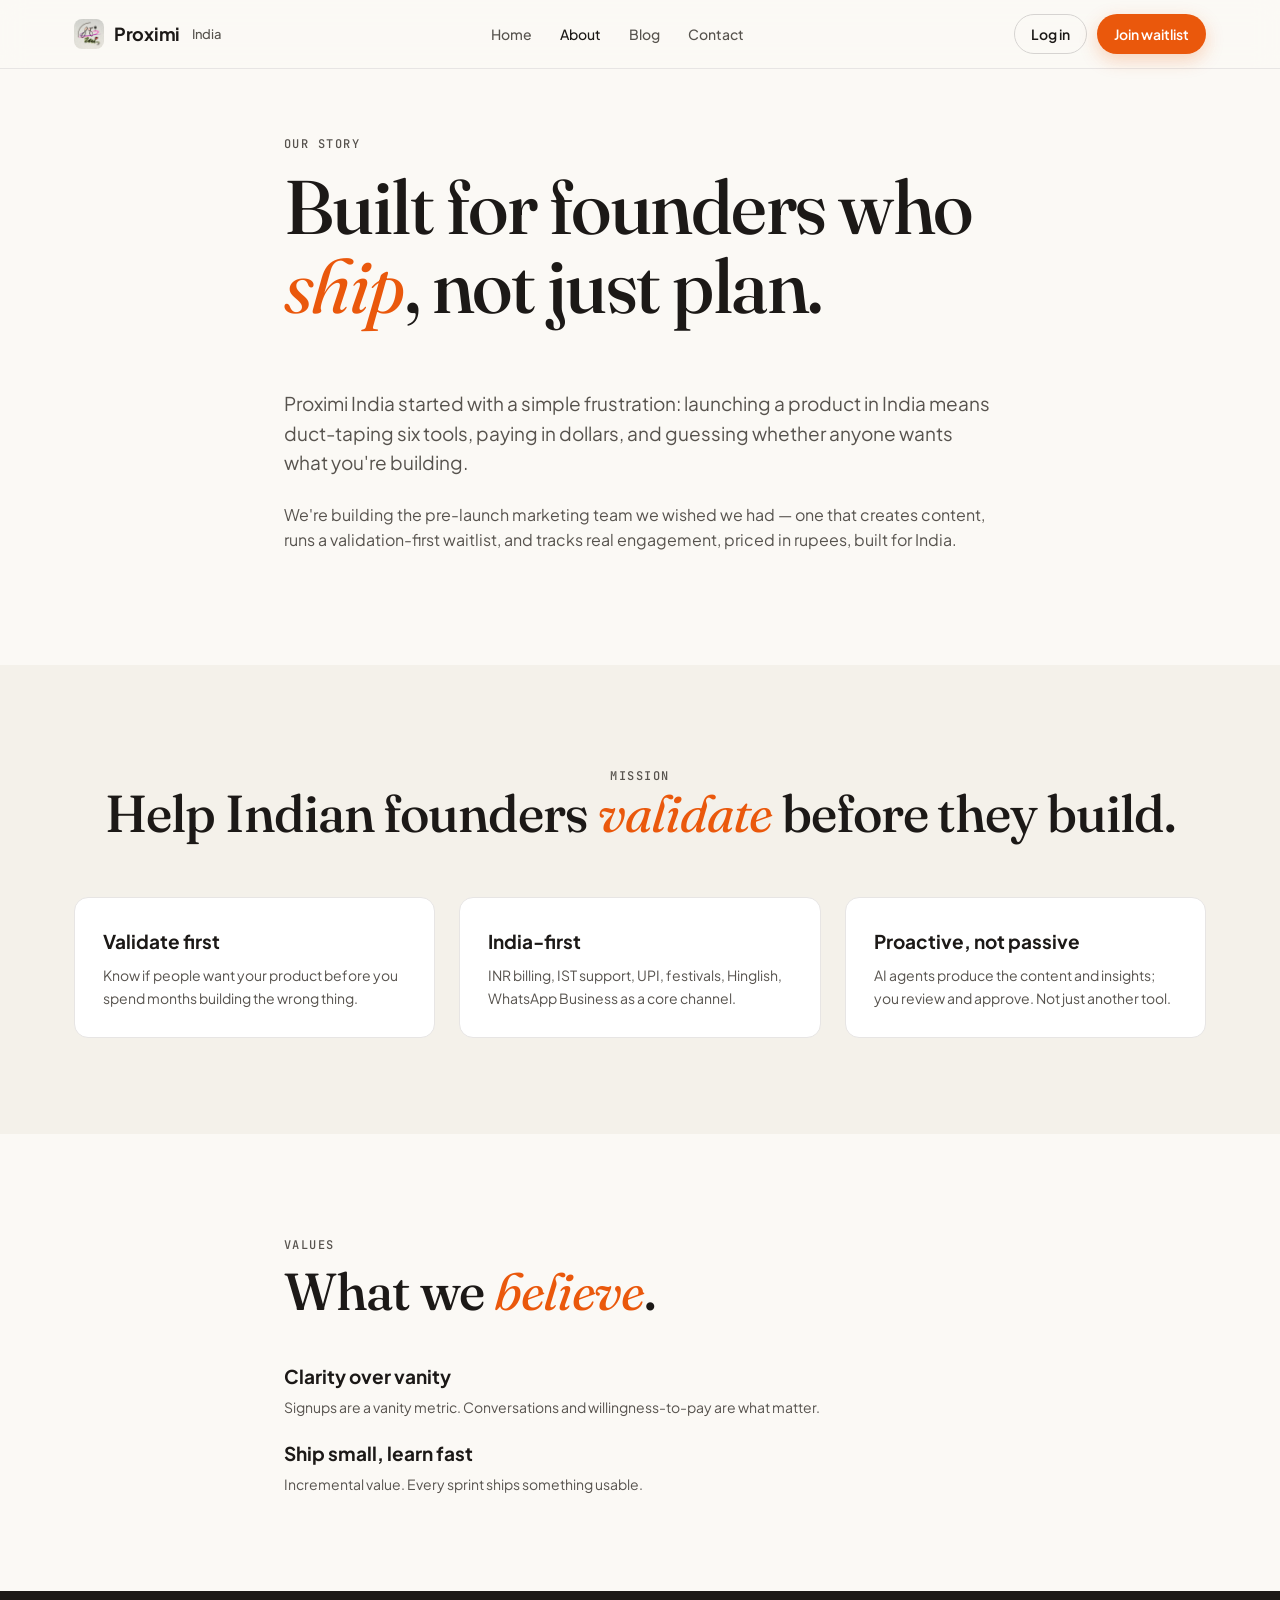
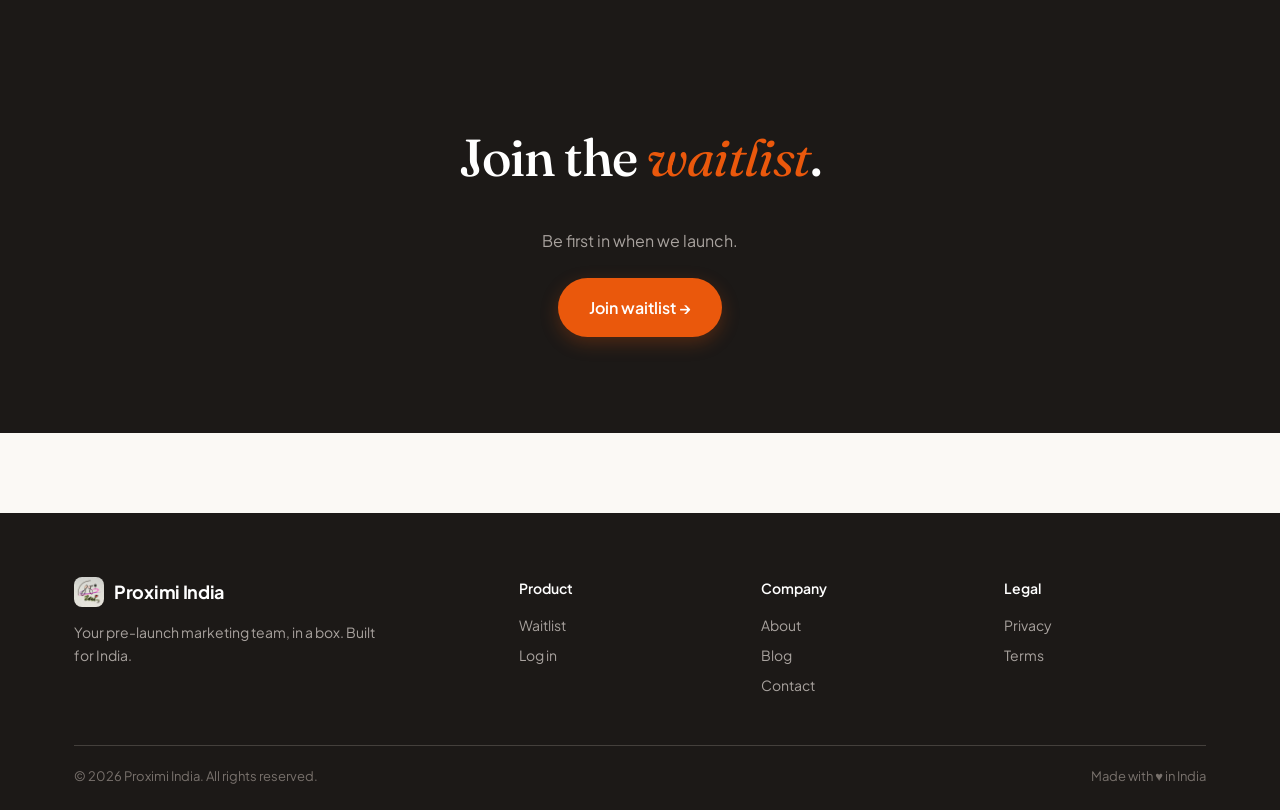
<file: about.html>
<!DOCTYPE html>
<html lang="en">
<head>
  <meta charset="UTF-8" />
  <meta name="viewport" content="width=device-width, initial-scale=1.0" />
  <title>About — Proximi India</title>
  <link rel="stylesheet" href="styles.css" />
</head>
<body>
  <nav class="nav">
    <div class="container nav-inner">
      <a href="index.html" class="logo"><img src="logo.jpeg" alt="Proximi India" style="width:30px;height:30px;border-radius:8px;object-fit:cover;vertical-align:middle;" /> Proximi <span style="color:var(--muted);font-weight:500;font-size:13px;margin-left:2px;">India</span></a>
      <div class="nav-links">
        <a href="index.html">Home</a>

        <a href="about.html" class="active">About</a>
        <a href="blog.html">Blog</a>
        <a href="contact.html">Contact</a>
      </div>
      <div class="nav-cta">
        <a href="login.html" class="btn btn-ghost btn-sm">Log in</a>
        <a href="index.html#waitlist" class="btn btn-primary btn-sm">Join waitlist</a>
      </div>
    </div>
  </nav>

  <main>
    <section class="section" style="padding-top:60px;">
      <div class="container" style="max-width:760px;">
        <span class="eyebrow">Our story</span>
        <h1 class="display" style="margin-top:12px;">Built for founders who <em>ship</em>, not just plan.</h1>
        <p class="lede mt-3">Proximi India started with a simple frustration: launching a product in India means duct-taping six tools, paying in dollars, and guessing whether anyone wants what you're building.</p>
        <p class="mt-3" style="color:var(--muted);">We're building the pre-launch marketing team we wished we had — one that creates content, runs a validation-first waitlist, and tracks real engagement, priced in rupees, built for India.</p>
      </div>
    </section>

    <section class="section" style="background:var(--surface-2);">
      <div class="container">
        <div class="section-head">
          <span class="eyebrow">Mission</span>
          <h2 class="display">Help Indian founders <em>validate</em> before they build.</h2>
        </div>
        <div class="grid-3">
          <div class="card">
            <h3 style="margin:0 0 8px;font-size:19px;">Validate first</h3>
            <p class="small" style="margin:0;">Know if people want your product before you spend months building the wrong thing.</p>
          </div>
          <div class="card">
            <h3 style="margin:0 0 8px;font-size:19px;">India-first</h3>
            <p class="small" style="margin:0;">INR billing, IST support, UPI, festivals, Hinglish, WhatsApp Business as a core channel.</p>
          </div>
          <div class="card">
            <h3 style="margin:0 0 8px;font-size:19px;">Proactive, not passive</h3>
            <p class="small" style="margin:0;">AI agents produce the content and insights; you review and approve. Not just another tool.</p>
          </div>
        </div>
      </div>
    </section>

    <section class="section">
      <div class="container" style="max-width:760px;">
        <span class="eyebrow">Values</span>
        <h2 class="display" style="margin-top:8px;">What we <em>believe</em>.</h2>
        <div class="mt-3">
          <h3 style="font-size:19px;margin:0 0 4px;">Clarity over vanity</h3>
          <p class="small" style="margin:0 0 20px;">Signups are a vanity metric. Conversations and willingness-to-pay are what matter.</p>
          <h3 style="font-size:19px;margin:0 0 4px;">Ship small, learn fast</h3>
          <p class="small" style="margin:0;">Incremental value. Every sprint ships something usable.</p>
        </div>
      </div>
    </section>

    <section class="section" style="background:var(--text);color:#fff;">
      <div class="container text-center">
        <h2 class="display" style="color:#fff;">Join the <em style="color:var(--accent);">waitlist</em>.</h2>
        <p style="color:#a8a29e;margin:12px 0 24px;">Be first in when we launch.</p>
        <a href="index.html#waitlist" class="btn btn-primary btn-lg">Join waitlist →</a>
      </div>
    </section>
  </main>

  <footer class="footer">
    <div class="container">
      <div class="footer-grid">
        <div>
          <div class="logo" style="color:#fff;margin-bottom:12px;"><img src="logo.jpeg" alt="Proximi India" style="width:30px;height:30px;border-radius:8px;object-fit:cover;vertical-align:middle;" /> Proximi India</div>
          <p style="color:#a8a29e;font-size:14px;max-width:320px;">Your pre-launch marketing team, in a box. Built for India.</p>
        </div>
        <div><h4>Product</h4><ul><li><a href="index.html#waitlist">Waitlist</a></li><li><a href="login.html">Log in</a></li></ul></div>
        <div><h4>Company</h4><ul><li><a href="about.html">About</a></li><li><a href="blog.html">Blog</a></li><li><a href="contact.html">Contact</a></li></ul></div>
        <div><h4>Legal</h4><ul><li><a href="#">Privacy</a></li><li><a href="#">Terms</a></li></ul></div>
      </div>
      <div class="footer-bottom"><span>© 2026 Proximi India. All rights reserved.</span><span>Made with ♥ in India</span></div>
    </div>
  </footer>
</body>
</html>
</file>
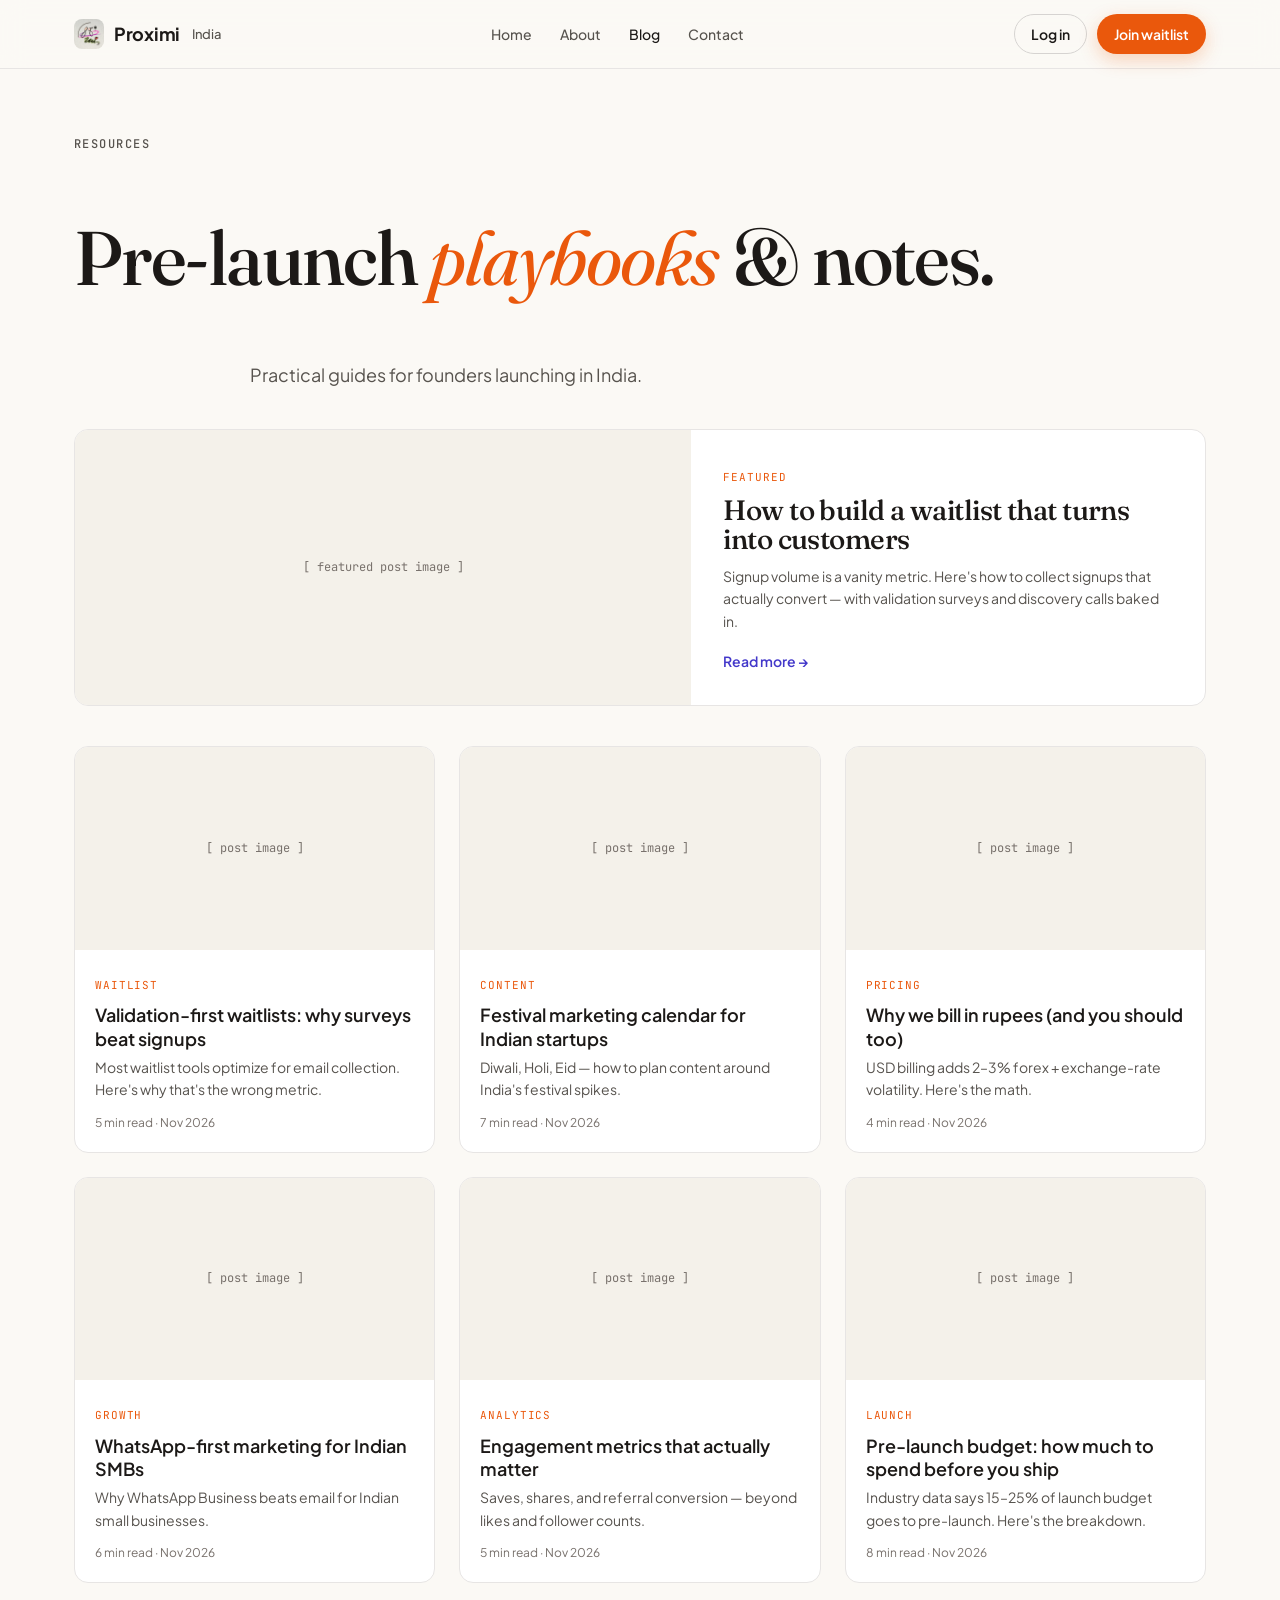
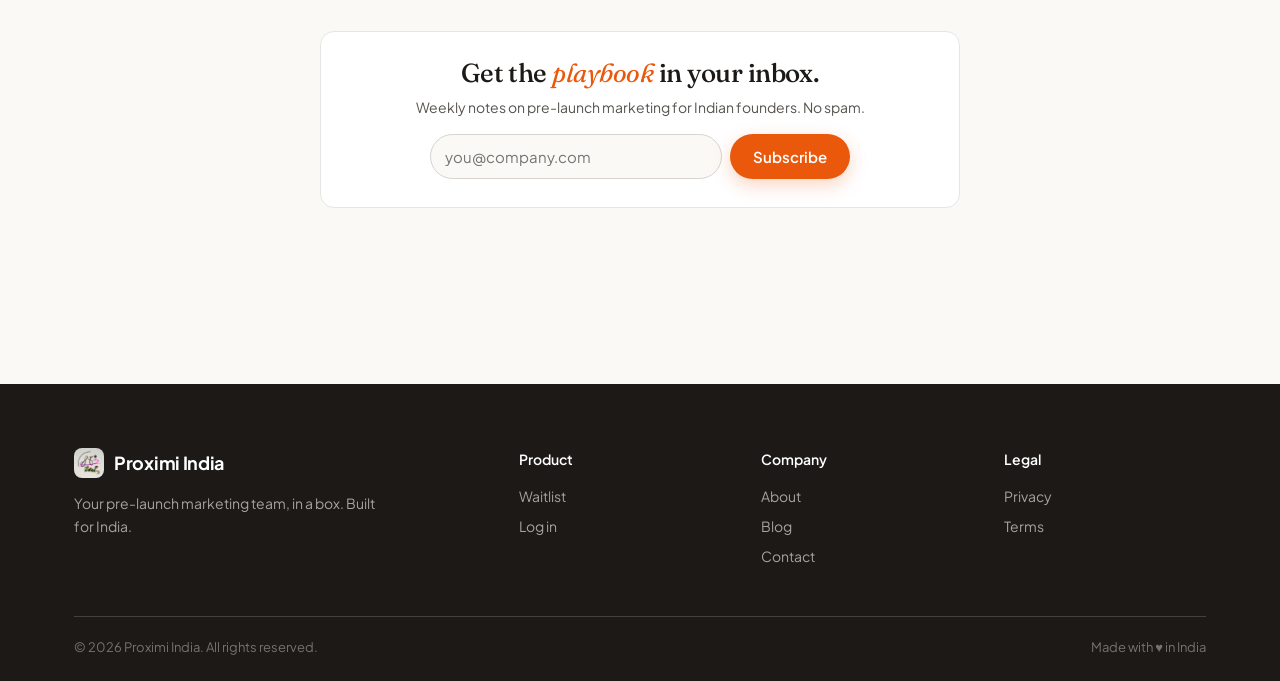
<file: blog.html>
<!DOCTYPE html>
<html lang="en">
<head>
  <meta charset="UTF-8" />
  <meta name="viewport" content="width=device-width, initial-scale=1.0" />
  <title>Blog — Proximi India</title>
  <link rel="stylesheet" href="styles.css" />
</head>
<body>
  <nav class="nav">
    <div class="container nav-inner">
      <a href="index.html" class="logo"><img src="logo.jpeg" alt="Proximi India" style="width:30px;height:30px;border-radius:8px;object-fit:cover;vertical-align:middle;" /> Proximi <span style="color:var(--muted);font-weight:500;font-size:13px;margin-left:2px;">India</span></a>
      <div class="nav-links">
        <a href="index.html">Home</a>

        <a href="about.html">About</a>
        <a href="blog.html" class="active">Blog</a>
        <a href="contact.html">Contact</a>
      </div>
      <div class="nav-cta">
        <a href="login.html" class="btn btn-ghost btn-sm">Log in</a>
        <a href="index.html#waitlist" class="btn btn-primary btn-sm">Join waitlist</a>
      </div>
    </div>
  </nav>

  <main>
    <section class="section" style="padding-top:60px;">
      <div class="container">
        <div class="section-head" style="text-align:left;margin-bottom:40px;">
          <span class="eyebrow">Resources</span>
          <h1 class="display">Pre-launch <em>playbooks</em> & notes.</h1>
          <p>Practical guides for founders launching in India.</p>
        </div>

        <!-- Featured -->
        <div class="card" style="display:grid;grid-template-columns:1.2fr 1fr;gap:0;padding:0;overflow:hidden;margin-bottom:40px;">
          <div style="background:var(--surface-2);min-height:260px;display:grid;place-items:center;color:var(--subtle);font-family:'JetBrains Mono',monospace;font-size:12px;">[ featured post image ]</div>
          <div style="padding:32px;">
            <span class="blog-card" style="border:none;padding:0;"><span class="tag" style="font-family:'JetBrains Mono',monospace;font-size:11px;color:var(--accent);text-transform:uppercase;letter-spacing:.08em;">Featured</span></span>
            <h2 class="display" style="font-size:28px;margin:8px 0 10px;">How to build a waitlist that turns into customers</h2>
            <p class="small" style="margin:0 0 16px;">Signup volume is a vanity metric. Here's how to collect signups that actually convert — with validation surveys and discovery calls baked in.</p>
            <a href="#" style="color:var(--secondary);font-weight:600;font-size:14px;">Read more →</a>
          </div>
        </div>

        <div class="blog-grid">
          <article class="blog-card">
            <div class="thumb">[ post image ]</div>
            <div class="body">
              <span class="tag">Waitlist</span>
              <h3>Validation-first waitlists: why surveys beat signups</h3>
              <p>Most waitlist tools optimize for email collection. Here's why that's the wrong metric.</p>
              <div class="meta">5 min read · Nov 2026</div>
            </div>
          </article>
          <article class="blog-card">
            <div class="thumb">[ post image ]</div>
            <div class="body">
              <span class="tag">Content</span>
              <h3>Festival marketing calendar for Indian startups</h3>
              <p>Diwali, Holi, Eid — how to plan content around India's festival spikes.</p>
              <div class="meta">7 min read · Nov 2026</div>
            </div>
          </article>
          <article class="blog-card">
            <div class="thumb">[ post image ]</div>
            <div class="body">
              <span class="tag">Pricing</span>
              <h3>Why we bill in rupees (and you should too)</h3>
              <p>USD billing adds 2–3% forex + exchange-rate volatility. Here's the math.</p>
              <div class="meta">4 min read · Nov 2026</div>
            </div>
          </article>
          <article class="blog-card">
            <div class="thumb">[ post image ]</div>
            <div class="body">
              <span class="tag">Growth</span>
              <h3>WhatsApp-first marketing for Indian SMBs</h3>
              <p>Why WhatsApp Business beats email for Indian small businesses.</p>
              <div class="meta">6 min read · Nov 2026</div>
            </div>
          </article>
          <article class="blog-card">
            <div class="thumb">[ post image ]</div>
            <div class="body">
              <span class="tag">Analytics</span>
              <h3>Engagement metrics that actually matter</h3>
              <p>Saves, shares, and referral conversion — beyond likes and follower counts.</p>
              <div class="meta">5 min read · Nov 2026</div>
            </div>
          </article>
          <article class="blog-card">
            <div class="thumb">[ post image ]</div>
            <div class="body">
              <span class="tag">Launch</span>
              <h3>Pre-launch budget: how much to spend before you ship</h3>
              <p>Industry data says 15–25% of launch budget goes to pre-launch. Here's the breakdown.</p>
              <div class="meta">8 min read · Nov 2026</div>
            </div>
          </article>
        </div>

        <!-- Newsletter -->
        <div class="card mt-4" style="text-align:center;max-width:640px;margin:48px auto 0;">
          <h3 class="display" style="font-size:26px;margin:0 0 8px;">Get the <em>playbook</em> in your inbox.</h3>
          <p class="small" style="margin:0 0 16px;">Weekly notes on pre-launch marketing for Indian founders. No spam.</p>
          <form style="display:flex;gap:8px;max-width:420px;margin:0 auto;" onsubmit="event.preventDefault(); alert('Thanks! (Prototype)');">
            <input type="email" placeholder="you@company.com" required style="flex:1;padding:12px 14px;border-radius:999px;border:1px solid var(--border-strong);background:var(--bg);font-size:15px;" />
            <button type="submit" class="btn btn-primary">Subscribe</button>
          </form>
        </div>
      </div>
    </section>
  </main>

  <footer class="footer">
    <div class="container">
      <div class="footer-grid">
        <div>
          <div class="logo" style="color:#fff;margin-bottom:12px;"><img src="logo.jpeg" alt="Proximi India" style="width:30px;height:30px;border-radius:8px;object-fit:cover;vertical-align:middle;" /> Proximi India</div>
          <p style="color:#a8a29e;font-size:14px;max-width:320px;">Your pre-launch marketing team, in a box. Built for India.</p>
        </div>
        <div><h4>Product</h4><ul><li><a href="index.html#waitlist">Waitlist</a></li><li><a href="login.html">Log in</a></li></ul></div>
        <div><h4>Company</h4><ul><li><a href="about.html">About</a></li><li><a href="blog.html">Blog</a></li><li><a href="contact.html">Contact</a></li></ul></div>
        <div><h4>Legal</h4><ul><li><a href="#">Privacy</a></li><li><a href="#">Terms</a></li></ul></div>
      </div>
      <div class="footer-bottom"><span>© 2026 Proximi India. All rights reserved.</span><span>Made with ♥ in India</span></div>
    </div>
  </footer>
</body>
</html>
</file>
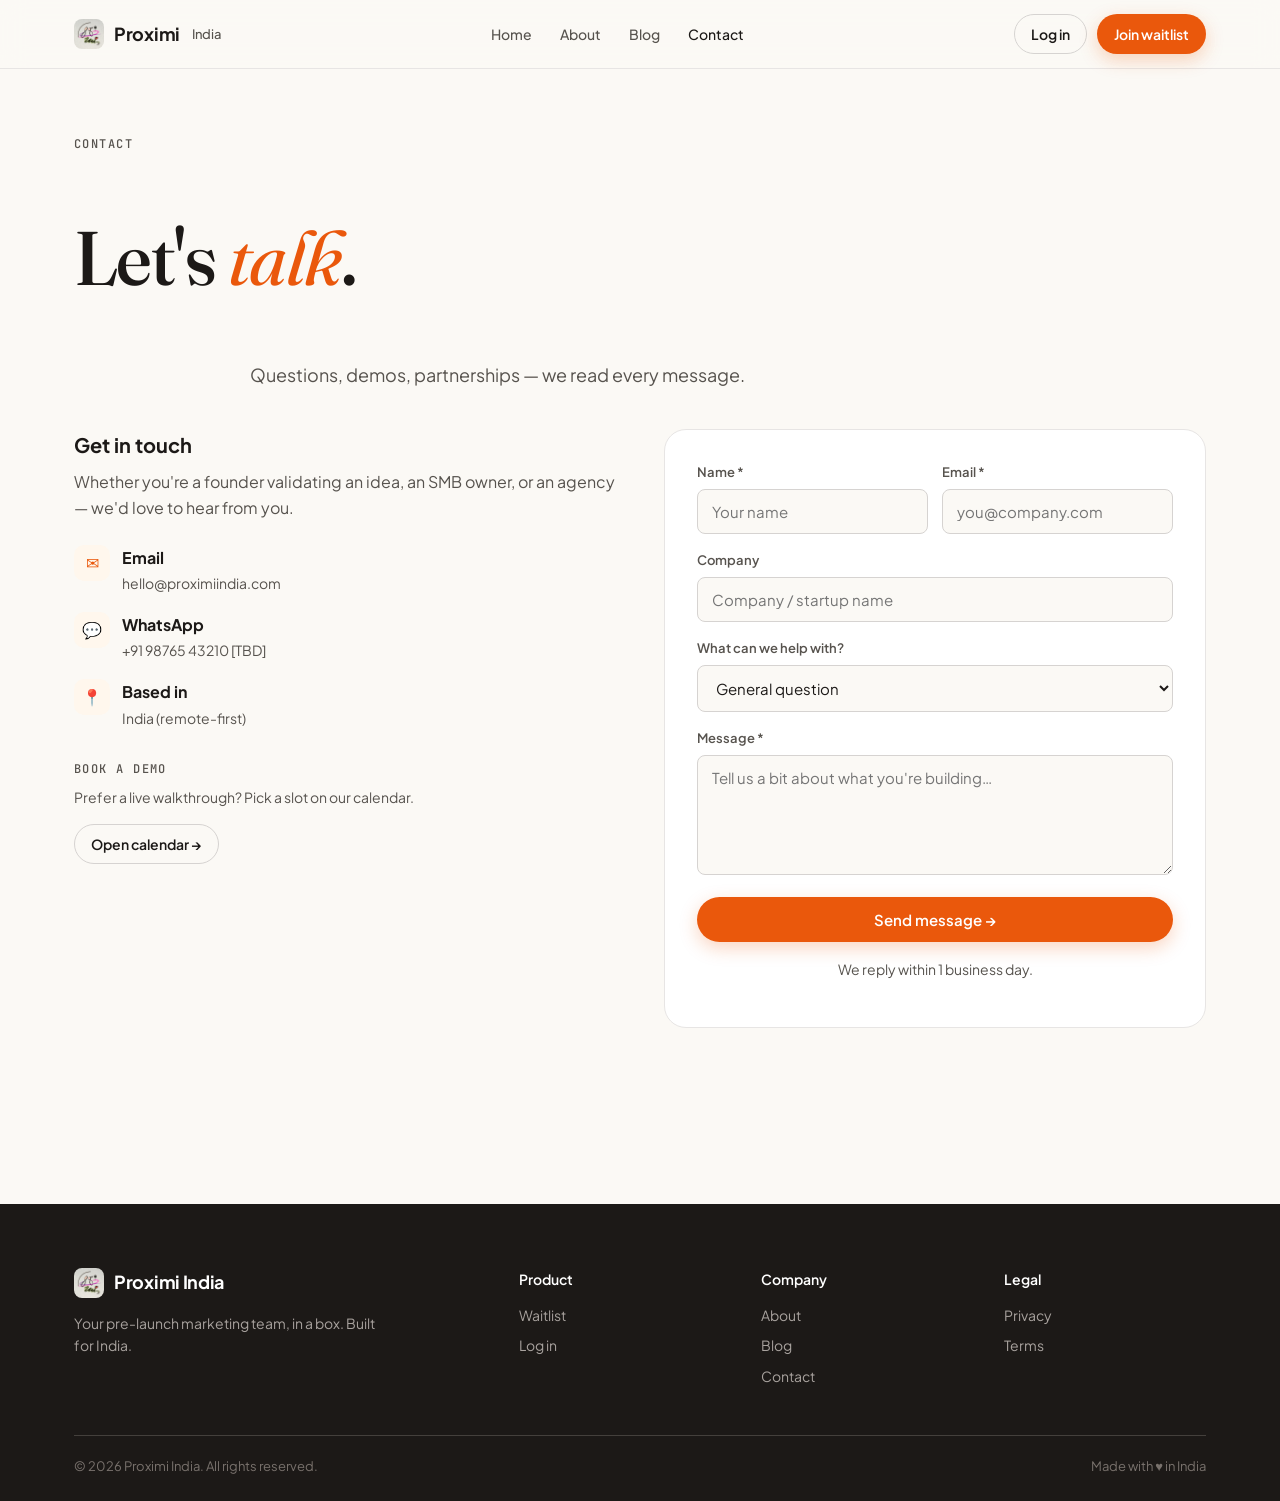
<file: contact.html>
<!DOCTYPE html>
<html lang="en">
<head>
  <meta charset="UTF-8" />
  <meta name="viewport" content="width=device-width, initial-scale=1.0" />
  <title>Contact — Proximi India</title>
  <link rel="stylesheet" href="styles.css" />
</head>
<body>
  <nav class="nav">
    <div class="container nav-inner">
      <a href="index.html" class="logo"><img src="logo.jpeg" alt="Proximi India" style="width:30px;height:30px;border-radius:8px;object-fit:cover;vertical-align:middle;" /> Proximi <span style="color:var(--muted);font-weight:500;font-size:13px;margin-left:2px;">India</span></a>
      <div class="nav-links">
        <a href="index.html">Home</a>

        <a href="about.html">About</a>
        <a href="blog.html">Blog</a>
        <a href="contact.html" class="active">Contact</a>
      </div>
      <div class="nav-cta">
        <a href="login.html" class="btn btn-ghost btn-sm">Log in</a>
        <a href="index.html#waitlist" class="btn btn-primary btn-sm">Join waitlist</a>
      </div>
    </div>
  </nav>

  <main>
    <section class="section" style="padding-top:60px;">
      <div class="container">
        <div class="section-head" style="text-align:left;margin-bottom:40px;">
          <span class="eyebrow">Contact</span>
          <h1 class="display">Let's <em>talk</em>.</h1>
          <p>Questions, demos, partnerships — we read every message.</p>
        </div>
        <div class="contact-grid">
          <div>
            <div class="contact-info">
              <h3>Get in touch</h3>
              <p>Whether you're a founder validating an idea, an SMB owner, or an agency — we'd love to hear from you.</p>
            </div>
            <div class="contact-detail">
              <div class="ic">✉</div>
              <div><strong>Email</strong><br/><span class="small">hello@proximiindia.com</span></div>
            </div>
            <div class="contact-detail">
              <div class="ic">💬</div>
              <div><strong>WhatsApp</strong><br/><span class="small">+91 98765 43210 [TBD]</span></div>
            </div>
            <div class="contact-detail">
              <div class="ic">📍</div>
              <div><strong>Based in</strong><br/><span class="small">India (remote-first)</span></div>
            </div>
            <div class="mt-3">
              <span class="eyebrow">Book a demo</span>
              <p class="small" style="margin:6px 0 0;">Prefer a live walkthrough? Pick a slot on our calendar.</p>
              <a href="#" class="btn btn-ghost btn-sm mt-2">Open calendar →</a>
            </div>
          </div>
          <form class="form" onsubmit="event.preventDefault(); alert('Thanks! (Prototype — wire to backend)');">
            <div class="row" style="display:grid;grid-template-columns:1fr 1fr;gap:14px;">
              <div class="field"><label>Name *</label><input type="text" required placeholder="Your name" /></div>
              <div class="field"><label>Email *</label><input type="email" required placeholder="you@company.com" /></div>
            </div>
            <div class="field"><label>Company</label><input type="text" placeholder="Company / startup name" /></div>
            <div class="field"><label>What can we help with?</label>
              <select><option>General question</option><option>Demo request</option><option>Partnership</option><option>Press / media</option><option>Other</option></select>
            </div>
            <div class="field"><label>Message *</label><textarea required placeholder="Tell us a bit about what you're building…"></textarea></div>
            <button type="submit" class="btn btn-primary" style="width:100%;">Send message →</button>
            <p class="small text-center mt-2">We reply within 1 business day.</p>
          </form>
        </div>
      </div>
    </section>
  </main>

  <footer class="footer">
    <div class="container">
      <div class="footer-grid">
        <div>
          <div class="logo" style="color:#fff;margin-bottom:12px;"><img src="logo.jpeg" alt="Proximi India" style="width:30px;height:30px;border-radius:8px;object-fit:cover;vertical-align:middle;" /> Proximi India</div>
          <p style="color:#a8a29e;font-size:14px;max-width:320px;">Your pre-launch marketing team, in a box. Built for India.</p>
        </div>
        <div><h4>Product</h4><ul><li><a href="index.html#waitlist">Waitlist</a></li><li><a href="login.html">Log in</a></li></ul></div>
        <div><h4>Company</h4><ul><li><a href="about.html">About</a></li><li><a href="blog.html">Blog</a></li><li><a href="contact.html">Contact</a></li></ul></div>
        <div><h4>Legal</h4><ul><li><a href="#">Privacy</a></li><li><a href="#">Terms</a></li></ul></div>
      </div>
      <div class="footer-bottom"><span>© 2026 Proximi India. All rights reserved.</span><span>Made with ♥ in India</span></div>
    </div>
  </footer>
</body>
</html>
</file>
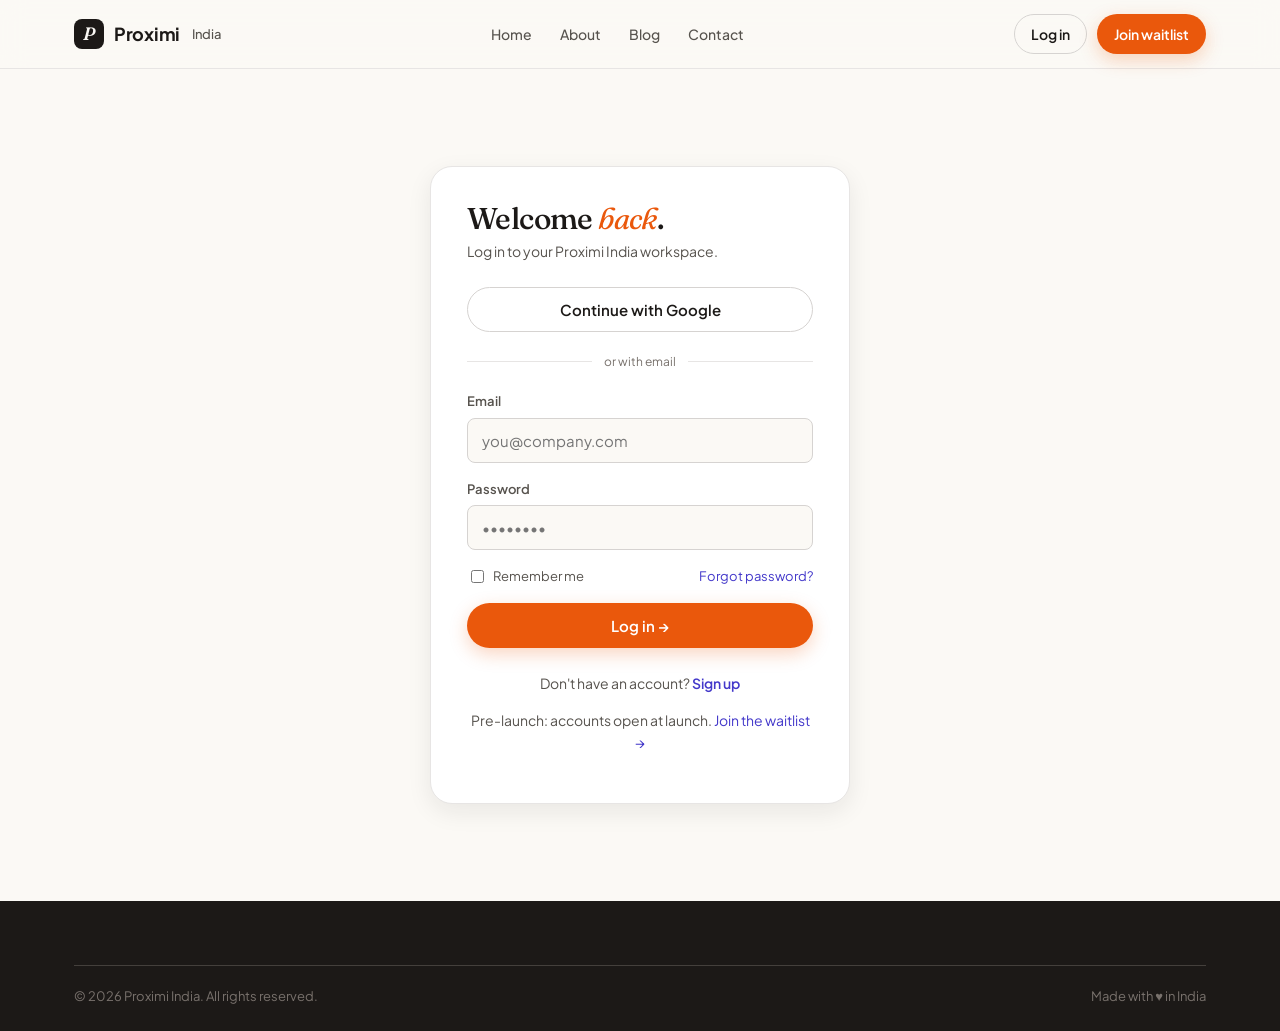
<file: login.html>
<!DOCTYPE html>
<html lang="en">
<head>
  <meta charset="UTF-8" />
  <meta name="viewport" content="width=device-width, initial-scale=1.0" />
  <title>Log in — Proximi India</title>
  <link rel="stylesheet" href="styles.css" />
</head>
<body>
  <nav class="nav">
    <div class="container nav-inner">
      <a href="index.html" class="logo"><span class="logo-mark">P</span> Proximi <span style="color:var(--muted);font-weight:500;font-size:13px;margin-left:2px;">India</span></a>
      <div class="nav-links">
        <a href="index.html">Home</a>

        <a href="about.html">About</a>
        <a href="blog.html">Blog</a>
        <a href="contact.html">Contact</a>
      </div>
      <div class="nav-cta">
        <a href="login.html" class="btn btn-ghost btn-sm">Log in</a>
        <a href="index.html#waitlist" class="btn btn-primary btn-sm">Join waitlist</a>
      </div>
    </div>
  </nav>

  <main class="auth-wrap">
    <div class="auth-card">
      <h1 class="display" style="font-size:30px;">Welcome <em>back</em>.</h1>
      <p class="sub">Log in to your Proximi India workspace.</p>
      <div class="auth-social">
        <button class="btn btn-ghost" style="flex:1;">Continue with Google</button>
      </div>
      <div class="auth-divider">or with email</div>
      <form onsubmit="event.preventDefault(); alert('Thanks! (Prototype — wire to auth)');">
        <div class="field"><label>Email</label><input type="email" required placeholder="you@company.com" /></div>
        <div class="field"><label>Password</label><input type="password" required placeholder="••••••••" /></div>
        <div style="display:flex;justify-content:space-between;align-items:center;margin-bottom:16px;">
          <label style="display:flex;gap:6px;align-items:center;font-size:13px;color:var(--muted);margin:0;"><input type="checkbox" /> Remember me</label>
          <a href="#" style="font-size:13px;color:var(--secondary);">Forgot password?</a>
        </div>
        <button type="submit" class="btn btn-primary" style="width:100%;">Log in →</button>
      </form>
      <p class="text-center small mt-3">Don't have an account? <a href="login.html" style="color:var(--secondary);font-weight:600;">Sign up</a></p>
      <p class="text-center small" style="margin-top:8px;">Pre-launch: accounts open at launch. <a href="index.html#waitlist" style="color:var(--secondary);">Join the waitlist →</a></p>
    </div>
  </main>

  <footer class="footer" style="margin-top:0;">
    <div class="container">
      <div class="footer-bottom"><span>© 2026 Proximi India. All rights reserved.</span><span>Made with ♥ in India</span></div>
    </div>
  </footer>
</body>
</html>
</file>
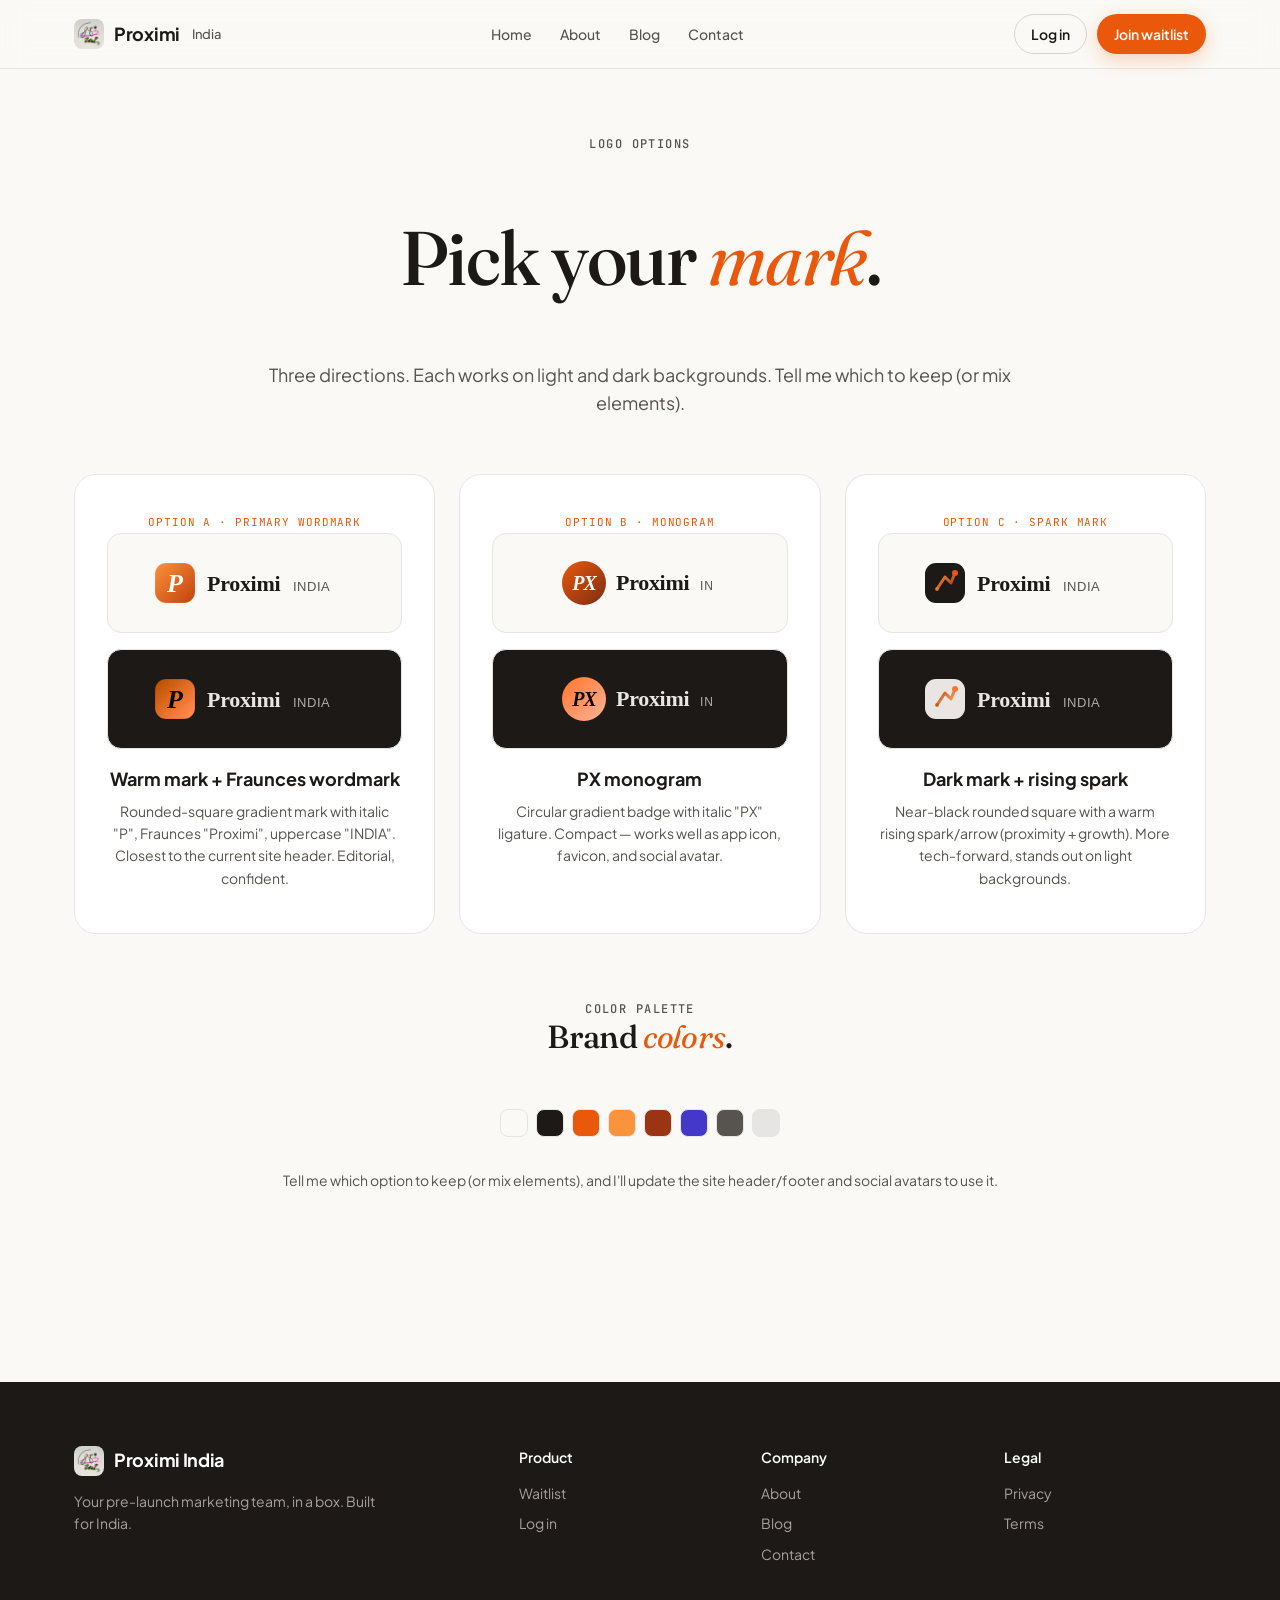
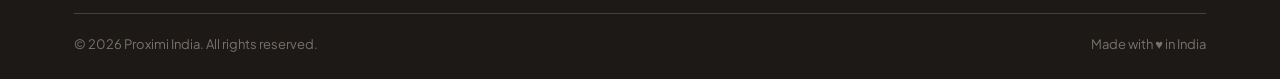
<file: logo-showcase.html>
<!DOCTYPE html>
<html lang="en">
<head>
  <meta charset="UTF-8" />
  <meta name="viewport" content="width=device-width, initial-scale=1.0" />
  <title>Logo Options — Proximi India</title>
  <link rel="stylesheet" href="styles.css" />
  <style>
    .logo-grid { display: grid; grid-template-columns: repeat(3,1fr); gap: 24px; }
    @media (max-width: 900px) { .logo-grid { grid-template-columns: 1fr; } }
    .logo-option { background: var(--surface); border: 1px solid var(--border); border-radius: var(--radius-lg); padding: 32px; text-align: center; }
    .logo-option .preview { background: var(--bg); border: 1px solid var(--border); border-radius: var(--radius); padding: 24px; margin-bottom: 16px; display: grid; place-items: center; min-height: 100px; }
    .logo-option .preview.dark { background: var(--text); }
    .logo-option h3 { margin: 0 0 6px; font-size: 18px; }
    .logo-option p { color: var(--muted); font-size: 14px; margin: 0 0 12px; }
    .logo-option .tag { font-family: 'JetBrains Mono', monospace; font-size: 11px; color: var(--accent); text-transform: uppercase; letter-spacing: .08em; }
    .swatch-row { display: flex; gap: 8px; justify-content: center; margin-top: 12px; flex-wrap: wrap; }
    .swatch { width: 28px; height: 28px; border-radius: 8px; border: 1px solid var(--border); }
  </style>
</head>
<body>
  <nav class="nav">
    <div class="container nav-inner">
      <a href="index.html" class="logo"><img src="logo.jpeg" alt="Proximi India" style="width:30px;height:30px;border-radius:8px;object-fit:cover;vertical-align:middle;" /> Proximi <span style="color:var(--muted);font-weight:500;font-size:13px;margin-left:2px;">India</span></a>
      <div class="nav-links">
        <a href="index.html">Home</a>

        <a href="about.html">About</a>
        <a href="blog.html">Blog</a>
        <a href="contact.html">Contact</a>
      </div>
      <div class="nav-cta">
        <a href="login.html" class="btn btn-ghost btn-sm">Log in</a>
        <a href="index.html#waitlist" class="btn btn-primary btn-sm">Join waitlist</a>
      </div>
    </div>
  </nav>

  <main>
    <section class="section" style="padding-top:60px;">
      <div class="container">
        <div class="section-head">
          <span class="eyebrow">Logo options</span>
          <h1 class="display">Pick your <em>mark</em>.</h1>
          <p>Three directions. Each works on light and dark backgrounds. Tell me which to keep (or mix elements).</p>
        </div>

        <div class="logo-grid">
          <div class="logo-option">
            <span class="tag">Option A · Primary wordmark</span>
            <div class="preview"><img src="logo-primary.svg" alt="Primary logo" style="max-width:100%;height:auto;" /></div>
            <div class="preview dark"><img src="logo-primary.svg" alt="Primary logo dark" style="max-width:100%;height:auto;filter:invert(1) hue-rotate(180deg);" /></div>
            <h3>Warm mark + Fraunces wordmark</h3>
            <p>Rounded-square gradient mark with italic "P", Fraunces "Proximi", uppercase "INDIA". Closest to the current site header. Editorial, confident.</p>
          </div>

          <div class="logo-option">
            <span class="tag">Option B · Monogram</span>
            <div class="preview"><img src="logo-monogram.svg" alt="Monogram logo" style="max-width:100%;height:auto;" /></div>
            <div class="preview dark"><img src="logo-monogram.svg" alt="Monogram logo dark" style="max-width:100%;height:auto;filter:invert(1) hue-rotate(180deg);" /></div>
            <h3>PX monogram</h3>
            <p>Circular gradient badge with italic "PX" ligature. Compact — works well as app icon, favicon, and social avatar.</p>
          </div>

          <div class="logo-option">
            <span class="tag">Option C · Spark mark</span>
            <div class="preview"><img src="logo-spark.svg" alt="Spark logo" style="max-width:100%;height:auto;" /></div>
            <div class="preview dark"><img src="logo-spark.svg" alt="Spark logo dark" style="max-width:100%;height:auto;filter:invert(1) hue-rotate(180deg);" /></div>
            <h3>Dark mark + rising spark</h3>
            <p>Near-black rounded square with a warm rising spark/arrow (proximity + growth). More tech-forward, stands out on light backgrounds.</p>
          </div>
        </div>

        <div class="section-head" style="margin-top:60px;">
          <span class="eyebrow">Color palette</span>
          <h2 class="display" style="font-size:32px;">Brand <em>colors</em>.</h2>
        </div>
        <div class="swatch-row">
          <div class="swatch" style="background:#FBF9F5;" title="#FBF9F5 canvas"></div>
          <div class="swatch" style="background:#1c1917;" title="#1c1917 text"></div>
          <div class="swatch" style="background:#ea580c;" title="#ea580c accent"></div>
          <div class="swatch" style="background:#fb923c;" title="#fb923c accent light"></div>
          <div class="swatch" style="background:#9a3412;" title="#9a3412 accent dark"></div>
          <div class="swatch" style="background:#4338ca;" title="#4338ca secondary"></div>
          <div class="swatch" style="background:#57534e;" title="#57534e muted"></div>
          <div class="swatch" style="background:#e7e5e4;" title="#e7e5e4 border"></div>
        </div>

        <div class="text-center mt-4">
          <p class="small">Tell me which option to keep (or mix elements), and I'll update the site header/footer and social avatars to use it.</p>
        </div>
      </div>
    </section>
  </main>

  <footer class="footer">
    <div class="container">
      <div class="footer-grid">
        <div>
          <div class="logo" style="color:#fff;margin-bottom:12px;"><img src="logo.jpeg" alt="Proximi India" style="width:30px;height:30px;border-radius:8px;object-fit:cover;vertical-align:middle;" /> Proximi India</div>
          <p style="color:#a8a29e;font-size:14px;max-width:320px;">Your pre-launch marketing team, in a box. Built for India.</p>
        </div>
        <div><h4>Product</h4><ul><li><a href="index.html#waitlist">Waitlist</a></li><li><a href="login.html">Log in</a></li></ul></div>
        <div><h4>Company</h4><ul><li><a href="about.html">About</a></li><li><a href="blog.html">Blog</a></li><li><a href="contact.html">Contact</a></li></ul></div>
        <div><h4>Legal</h4><ul><li><a href="#">Privacy</a></li><li><a href="#">Terms</a></li></ul></div>
      </div>
      <div class="footer-bottom"><span>© 2026 Proximi India. All rights reserved.</span><span>Made with ♥ in India</span></div>
    </div>
  </footer>
</body>
</html>
</file>
<file: styles.css>
/* Proximi India — Marketing site design system
   Aesthetic: warm editorial (inspired by coming-soon reference)
   Fonts: Fraunces (display), Plus Jakarta Sans (body), JetBrains Mono (mono)
*/
@import url('https://fonts.googleapis.com/css2?family=Fraunces:ital,opsz,wght@0,9..144,300..800;1,9..144,300..700&family=Plus+Jakarta+Sans:wght@300;400;500;600;700&family=JetBrains+Mono:wght@400;500&display=swap');

:root {
  --bg: #FBF9F5;
  --surface: #FFFFFF;
  --surface-2: #F4F1EA;
  --text: #1c1917;
  --muted: #57534e;
  --subtle: #78716c;
  --border: #e7e5e4;
  --border-strong: #d6d3d1;
  --accent: #ea580c;        /* warm orange CTA */
  --accent-dark: #9a3412;
  --accent-soft: #fff7ed;
  --secondary: #4338ca;     /* indigo links */
  --success: #16a34a;
  --danger: #dc2626;
  --radius-sm: 8px;
  --radius: 14px;
  --radius-lg: 22px;
  --shadow-sm: 0 1px 2px rgba(28,25,23,.06);
  --shadow: 0 8px 24px rgba(28,25,23,.08);
  --shadow-lg: 0 24px 60px rgba(28,25,23,.12);
  --maxw: 1180px;
  --gutter: 24px;
}

* { box-sizing: border-box; }
html { scroll-behavior: smooth; }
body {
  margin: 0;
  font-family: 'Plus Jakarta Sans', -apple-system, BlinkMacSystemFont, 'Segoe UI', sans-serif;
  background: var(--bg);
  color: var(--text);
  line-height: 1.6;
  -webkit-font-smoothing: antialiased;
  text-rendering: optimizeLegibility;
}
img { max-width: 100%; display: block; }
a { color: inherit; text-decoration: none; }
button, input, select, textarea { font-family: inherit; }

/* ---- Typography ---- */
.display {
  font-family: 'Fraunces', Georgia, serif;
  font-weight: 500;
  letter-spacing: -0.02em;
  line-height: 1.05;
}
.display em, .display i { font-style: italic; font-weight: 400; color: var(--accent); }
h1.display { font-size: clamp(40px, 7vw, 76px); }
h2.display { font-size: clamp(30px, 4.5vw, 52px); }
h3.display { font-size: clamp(22px, 3vw, 34px); }
.eyebrow {
  font-family: 'JetBrains Mono', ui-monospace, monospace;
  font-size: 12px; letter-spacing: 0.12em; text-transform: uppercase;
  color: var(--muted); font-weight: 500;
}
.mono { font-family: 'JetBrains Mono', ui-monospace, monospace; }
.lede { font-size: 19px; color: var(--muted); line-height: 1.55; max-width: 62ch; }
.small { font-size: 14px; color: var(--muted); }

/* ---- Layout ---- */
.container { max-width: var(--maxw); margin: 0 auto; padding: 0 var(--gutter); }
.section { padding: 96px 0; }
.section-sm { padding: 56px 0; }
.grid-2 { display: grid; grid-template-columns: 1fr 1fr; gap: 48px; align-items: center; }
.grid-3 { display: grid; grid-template-columns: repeat(3,1fr); gap: 24px; }
.grid-4 { display: grid; grid-template-columns: repeat(4,1fr); gap: 20px; }
@media (max-width: 900px) {
  .grid-2, .grid-3, .grid-4 { grid-template-columns: 1fr; gap: 32px; }
  .section { padding: 64px 0; }
}

/* ---- Nav ---- */
.nav {
  position: sticky; top: 0; z-index: 50;
  background: rgba(251,249,245,.85);
  backdrop-filter: blur(12px); -webkit-backdrop-filter: blur(12px);
  border-bottom: 1px solid var(--border);
}
.nav-inner { display: flex; align-items: center; justify-content: space-between; height: 68px; }
.logo { display: flex; align-items: center; gap: 10px; font-weight: 700; font-size: 18px; letter-spacing: -0.3px; }
.logo-mark {
  width: 30px; height: 30px; border-radius: 8px;
  background: var(--text); color: var(--bg);
  display: grid; place-items: center; font-family: 'Fraunces', serif; font-style: italic; font-size: 18px; font-weight: 600;
}
.nav-links { display: flex; gap: 28px; align-items: center; }
.nav-links a { font-size: 14px; font-weight: 500; color: var(--muted); transition: color .15s; }
.nav-links a:hover, .nav-links a.active { color: var(--text); }
.nav-cta { display: flex; gap: 10px; align-items: center; }
@media (max-width: 760px) {
  .nav-links { display: none; }
}

/* ---- Buttons ---- */
.btn {
  display: inline-flex; align-items: center; justify-content: center; gap: 8px;
  padding: 12px 22px; border-radius: 999px; border: 1px solid transparent;
  font-size: 15px; font-weight: 600; cursor: pointer; transition: all .18s ease;
  text-decoration: none;
}
.btn-primary { background: var(--accent); color: #fff; box-shadow: 0 6px 18px rgba(234,88,12,.25); }
.btn-primary:hover { background: var(--accent-dark); transform: translateY(-1px); }
.btn-ghost { background: transparent; color: var(--text); border-color: var(--border-strong); }
.btn-ghost:hover { border-color: var(--text); }
.btn-sm { padding: 8px 16px; font-size: 14px; }
.btn-lg { padding: 16px 30px; font-size: 16px; }

/* ---- Cards ---- */
.card {
  background: var(--surface); border: 1px solid var(--border);
  border-radius: var(--radius); padding: 28px;
  transition: transform .2s ease, box-shadow .2s ease;
}
.card:hover { transform: translateY(-2px); box-shadow: var(--shadow); }
.card-flat { background: var(--surface-2); border: none; }
.feature-card .icon {
  width: 44px; height: 44px; border-radius: 12px;
  background: var(--accent-soft); color: var(--accent);
  display: grid; place-items: center; font-size: 20px; margin-bottom: 16px;
}
.feature-card h3 { font-size: 19px; margin: 0 0 8px; font-weight: 600; }
.feature-card p { color: var(--muted); margin: 0; font-size: 15px; }

/* ---- Hero ---- */
.hero { padding: 80px 0 60px; position: relative; overflow: hidden; }
.hero-grid { display: grid; grid-template-columns: 1.1fr 1fr; gap: 60px; align-items: center; }
@media (max-width: 900px) { .hero-grid { grid-template-columns: 1fr; gap: 40px; } }
.hero h1 { margin: 0 0 20px; }
.hero-sub { font-size: 19px; color: var(--muted); margin: 0 0 32px; max-width: 52ch; }
.hero-cta { display: flex; gap: 12px; flex-wrap: wrap; align-items: center; }
.hero-email {
  display: flex; gap: 8px; background: var(--surface); border: 1px solid var(--border-strong);
  border-radius: 999px; padding: 6px 6px 6px 18px; max-width: 440px;
}
.hero-email input { border: none; background: transparent; flex: 1; font-size: 15px; outline: none; color: var(--text); }
.hero-email button { border-radius: 999px; padding: 10px 20px; font-size: 14px; }
.hero-visual {
  background: var(--surface); border: 1px solid var(--border); border-radius: var(--radius-lg);
  padding: 24px; box-shadow: var(--shadow-lg); position: relative;
}
.hero-visual .mock-bar { display: flex; gap: 6px; margin-bottom: 16px; }
.hero-visual .dot { width: 10px; height: 10px; border-radius: 50%; background: var(--border-strong); }
.hero-visual .mock-content { background: var(--surface-2); border-radius: 10px; padding: 16px; }
.hero-visual .mock-line { height: 10px; background: var(--border); border-radius: 4px; margin-bottom: 10px; }
.hero-visual .mock-line.short { width: 60%; }
.hero-visual .mock-line.accent { background: var(--accent); width: 40%; height: 6px; border-radius: 3px; }

/* ---- Sections ---- */
.section-head { text-align: center; margin-bottom: 56px; }
.section-head h2 { margin: 0 0 12px; }
.section-head p { color: var(--muted); font-size: 18px; max-width: 60ch; margin: 0 auto; }

/* ---- Pricing ---- */
.pricing-grid { display: grid; grid-template-columns: repeat(4,1fr); gap: 20px; align-items: stretch; }
@media (max-width: 1000px) { .pricing-grid { grid-template-columns: repeat(2,1fr); } }
@media (max-width: 600px) { .pricing-grid { grid-template-columns: 1fr; } }
.price-card { background: var(--surface); border: 1px solid var(--border); border-radius: var(--radius-lg); padding: 32px 26px; display: flex; flex-direction: column; }
.price-card.featured { border-color: var(--accent); box-shadow: 0 0 0 3px var(--accent-soft); position: relative; }
.price-card.featured::before {
  content: 'Most popular'; position: absolute; top: -12px; left: 50%; transform: translateX(-50%);
  background: var(--accent); color: #fff; font-size: 12px; font-weight: 600; padding: 4px 12px; border-radius: 999px;
}
.price-name { font-size: 15px; font-weight: 600; color: var(--muted); margin-bottom: 8px; }
.price-amount { font-family: 'Fraunces', serif; font-size: 44px; font-weight: 600; line-height: 1; margin: 0 0 4px; }
.price-amount .cur { font-size: 20px; vertical-align: top; color: var(--muted); }
.price-period { font-size: 14px; color: var(--muted); margin-bottom: 20px; }
.price-desc { font-size: 14px; color: var(--muted); margin-bottom: 24px; min-height: 40px; }
.price-features { list-style: none; padding: 0; margin: 0 0 28px; flex: 1; }
.price-features li { padding: 8px 0; font-size: 14px; display: flex; gap: 10px; align-items: flex-start; }
.price-features li::before { content: '✓'; color: var(--success); font-weight: 700; flex-shrink: 0; }
.price-features li.no::before { content: '—'; color: var(--subtle); }
.price-features li.no { color: var(--subtle); }
.price-card .btn { width: 100%; margin-top: auto; }

/* ---- Blog ---- */
.blog-grid { display: grid; grid-template-columns: repeat(3,1fr); gap: 24px; }
@media (max-width: 900px) { .blog-grid { grid-template-columns: 1fr; } }
.blog-card { background: var(--surface); border: 1px solid var(--border); border-radius: var(--radius); overflow: hidden; }
.blog-card .thumb { aspect-ratio: 16/9; background: var(--surface-2); display: grid; place-items: center; color: var(--subtle); font-family: 'JetBrains Mono', monospace; font-size: 12px; }
.blog-card .body { padding: 20px; }
.blog-card .tag { font-family: 'JetBrains Mono', monospace; font-size: 11px; color: var(--accent); text-transform: uppercase; letter-spacing: .08em; }
.blog-card h3 { font-size: 18px; margin: 8px 0 6px; font-weight: 600; line-height: 1.3; }
.blog-card p { color: var(--muted); font-size: 14px; margin: 0; }
.blog-card .meta { font-size: 12px; color: var(--subtle); margin-top: 12px; }

/* ---- Contact ---- */
.contact-grid { display: grid; grid-template-columns: 1fr 1fr; gap: 48px; }
@media (max-width: 900px) { .contact-grid { grid-template-columns: 1fr; } }
.contact-info h3 { font-size: 20px; margin: 0 0 8px; }
.contact-info p { color: var(--muted); margin: 0 0 24px; }
.contact-detail { display: flex; gap: 12px; align-items: flex-start; margin-bottom: 16px; }
.contact-detail .ic { width: 36px; height: 36px; border-radius: 10px; background: var(--accent-soft); color: var(--accent); display: grid; place-items: center; flex-shrink: 0; }
.form { background: var(--surface); border: 1px solid var(--border); border-radius: var(--radius-lg); padding: 32px; }
.field { margin-bottom: 16px; }
.field label { display: block; font-size: 13px; font-weight: 600; color: var(--muted); margin-bottom: 6px; }
.field input, .field textarea, .field select {
  width: 100%; padding: 12px 14px; border-radius: var(--radius-sm);
  border: 1px solid var(--border-strong); background: var(--bg); color: var(--text);
  font-size: 15px; transition: border-color .15s;
}
.field input:focus, .field textarea:focus, .field select:focus { outline: none; border-color: var(--accent); }
.field textarea { min-height: 120px; resize: vertical; }

/* ---- Auth ---- */
.auth-wrap { min-height: calc(100vh - 68px); display: grid; place-items: center; padding: 40px 20px; }
.auth-card { width: 100%; max-width: 420px; background: var(--surface); border: 1px solid var(--border); border-radius: var(--radius-lg); padding: 36px; box-shadow: var(--shadow); }
.auth-card h1 { font-size: 30px; margin: 0 0 6px; }
.auth-card .sub { color: var(--muted); margin: 0 0 24px; font-size: 14px; }
.auth-divider { display: flex; align-items: center; gap: 12px; color: var(--subtle); font-size: 12px; margin: 20px 0; }
.auth-divider::before, .auth-divider::after { content: ''; flex: 1; height: 1px; background: var(--border); }
.auth-social { display: flex; gap: 10px; }
.auth-social .btn { flex: 1; }

/* ---- Footer ---- */
.footer { background: var(--text); color: #d6d3d1; padding: 64px 0 24px; margin-top: 80px; }
.footer a { color: #a8a29e; }
.footer a:hover { color: #fff; }
.footer-grid { display: grid; grid-template-columns: 2fr 1fr 1fr 1fr; gap: 40px; margin-bottom: 40px; }
@media (max-width: 760px) { .footer-grid { grid-template-columns: 1fr 1fr; } }
.footer h4 { color: #fff; font-size: 14px; margin: 0 0 14px; font-weight: 600; }
.footer ul { list-style: none; padding: 0; margin: 0; }
.footer li { margin-bottom: 8px; font-size: 14px; }
.footer-bottom { border-top: 1px solid #44403c; padding-top: 20px; display: flex; justify-content: space-between; font-size: 13px; color: #78716c; flex-wrap: wrap; gap: 8px; }

/* ---- Utility ---- */
.text-center { text-align: center; }
.mt-1 { margin-top: 8px; } .mt-2 { margin-top: 16px; } .mt-3 { margin-top: 24px; } .mt-4 { margin-top: 32px; }
.mb-2 { margin-bottom: 16px; } .mb-3 { margin-bottom: 24px; }
.pill { display: inline-block; padding: 4px 12px; border-radius: 999px; background: var(--surface-2); font-size: 13px; color: var(--muted); border: 1px solid var(--border); }

/* ---- Steps ---- */
.steps { display: grid; grid-template-columns: repeat(3,1fr); gap: 32px; counter-reset: step; }
@media (max-width: 900px) { .steps { grid-template-columns: 1fr; } }
.step { position: relative; padding-top: 12px; }
.step::before {
  counter-increment: step; content: counter(step, decimal-leading-zero);
  font-family: 'JetBrains Mono', monospace; font-size: 13px; color: var(--accent);
  display: block; margin-bottom: 12px; font-weight: 500;
}
.step h3 { font-size: 20px; margin: 0 0 8px; font-weight: 600; }
.step p { color: var(--muted); margin: 0; font-size: 15px; }
</file>
